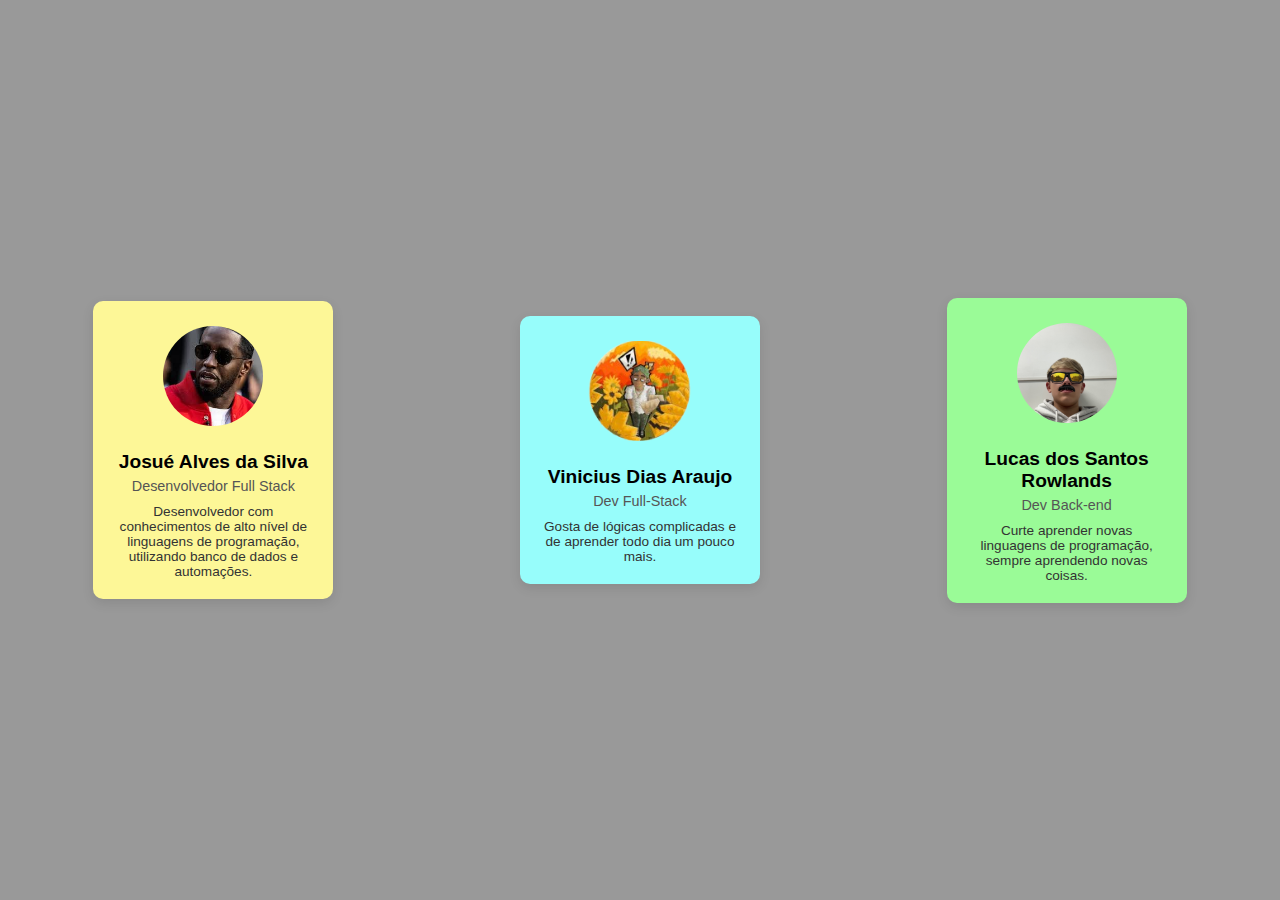
<file: Cards Amigos/index.html>
<!doctype html>
<html lang="pt-BR">

<head>
  <meta charset="utf-8">
  <meta name="viewport" content="width=device-width,initial-scale=1">
  <title>Cartão de Perfil Simples</title>
  <link rel="stylesheet" href="style/style.css">
</head>

<body>

  
  <div class="card card1">
    <img src="transferir.jpg" alt="Foto de perfil" class="foto">
    <div class="name">Josué Alves da Silva</div>
    <div class="profession">Desenvolvedor Full Stack</div>
    <div class="description">Desenvolvedor com conhecimentos de alto nível de linguagens de programação, utilizando banco de dados e automações.</div>
  </div>

  <div class="card card2">
    <img src="Design_sem_nome-removebg-preview.png" alt="Foto de perfil" class="foto">
    <div class="name">Vinicius Dias Araujo</div>
    <div class="profession">Dev Full-Stack</div>
    <div class="description">Gosta de lógicas complicadas e de aprender todo dia um pouco mais.</div>
  </div>

  <div class="card card3">
    <img src="Image.jpg" alt="Foto de perfil" class="foto">
    <div class="name">Lucas dos Santos Rowlands</div>
    <div class="profession">Dev Back-end</div>
    <div class="description">Curte aprender novas linguagens de programação, sempre aprendendo novas coisas.</div>
  </div>

</body>

</html>
</file>
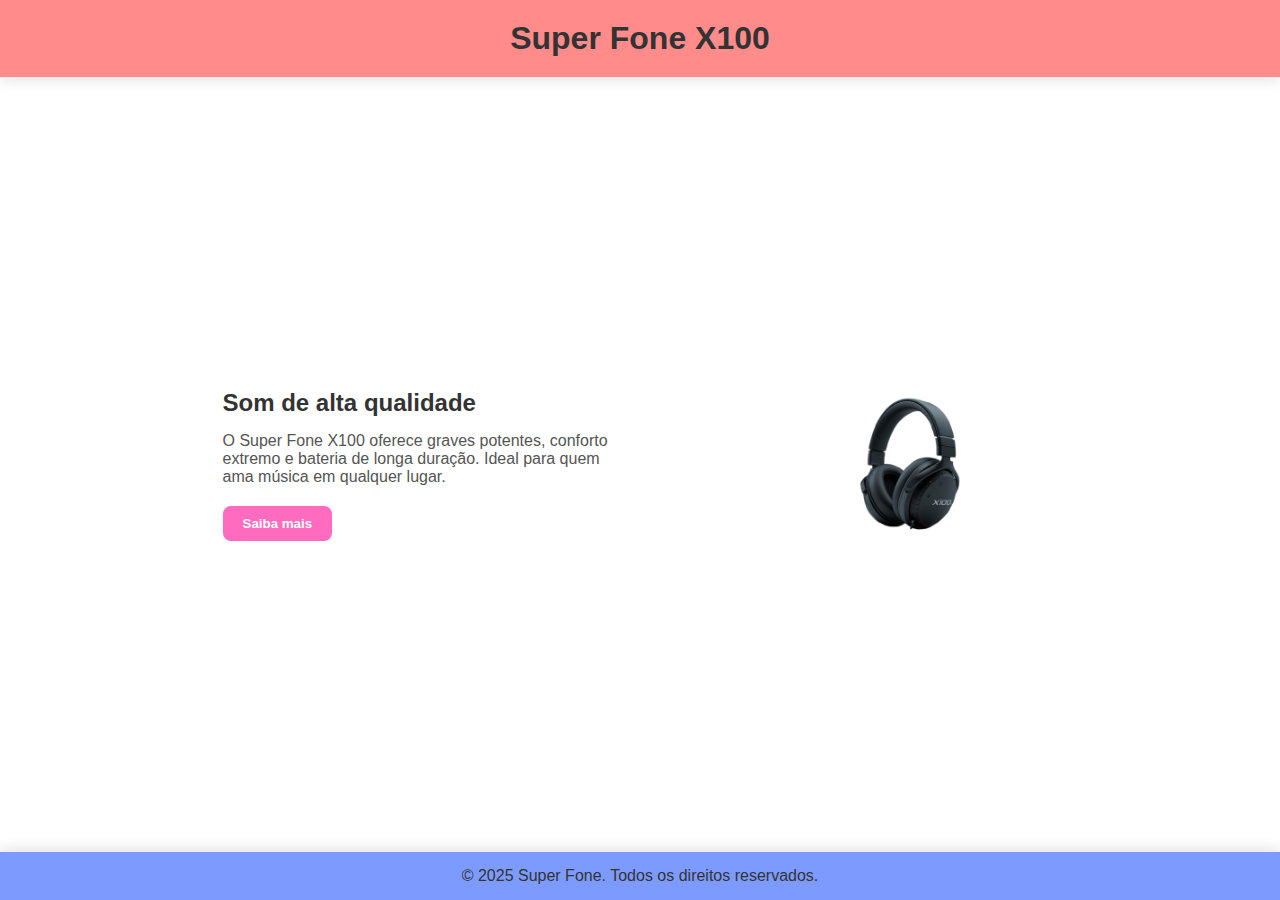
<file: Produtos/index.html>
<!DOCTYPE html>
<html lang="pt-BR">

<head>
    <meta charset="UTF-8">
    <meta name="viewport" content="width=device-width, initial-scale=1.0">
    <title>Apresentação do Produto</title>
    <link rel="stylesheet" href="style/style.css">
</head>

<body>

    <header>
        <h1>Super Fone X100</h1>
    </header>

    <main class="conteudo">
        <div class="texto">
            <h2>Som de alta qualidade</h2>
            <p>O Super Fone X100 oferece graves potentes, conforto extremo e bateria de longa duração. Ideal para quem
                ama música em qualquer lugar.</p>
            <a href="http://127.0.0.1:5500/3%C2%BATRI%20++/Juli%C3%A3o%20Botij%C3%A3o/WebDesign/AC1/Produtos/nada.html"><button>Saiba mais</button></a>
        </div>
        <div class="imagem">
            <img src="faça_um_headset_como_se_estivesse_a_venda__apenas_o_fone_em_perspectiva__tendo_como_nome_x100-removebg-preview.png" alt="Super Fone X100">
        </div>
    </main>

    <footer>
        <p>© 2025 Super Fone. Todos os direitos reservados.</p>
    </footer>

</body>

</html>
</file>
<file: Cards Amigos/style/style.css>
body {
  display: flex;
  justify-content: space-around; /* distribui os cards igualmente */
  align-items: center; /* centraliza verticalmente */
  min-height: 100vh; /* altura total da tela */
  font-family: Arial, sans-serif;
  background-color:rgb(153, 153, 153);
  margin: 0;
  padding: 0;
}

.card {
  position: relative;
  width: 200px;
  border-radius: 10px;
  text-align: center;
  padding: 150px 20px 20px; /* espaço maior em cima pro avatar */
  transition: transform 0.3s, box-shadow 0.3s;
}

.card img {
  position: absolute;
  top: 25px;
  left: 50%;
  transform: translateX(-50%);
  width: 100px;
  height: 100px;
  border-radius: 50%;
  object-fit: cover;
}

/* Estilo individual de cada card */
.card1 {
  background: #fdf797;
  box-shadow: 0 4px 12px rgba(0, 0, 0, 0.1);
}

.card2 {
  background-color: #97fdfb;
  box-shadow: 0 4px 12px rgba(0, 0, 0, 0.1);
}

.card2 img {
  width: 550px;  /* aumentei de 100px para 130px */
  height: 100px;
}

.card3 {
  background:rgb(154, 251, 151);
  box-shadow: 0 4px 12px rgba(0, 0, 0, 0.1);
}

.card:hover {
  transform: translateY(-9px);
  box-shadow: 0 8px 20px rgba(0, 0, 0, 0.2);
}

.card2:hover {
  transform: translateY(-9px);
  box-shadow: 0 8px 20px rgba(0, 0, 0, 0.2);
}

.card .name {
  font-size: 1.2rem;
  font-weight: bold;
  margin-bottom: 5px;
}

.card .profession {
  font-size: 0.9rem;
  color: #555;
  margin-bottom: 10px;
}

.card .description {
  font-size: 0.85rem;
  color: #333;
}
</file>
<file: Produtos/style/style.css>
* {
  box-sizing: border-box;
  margin: 0;
  padding: 0;
  font-family: Arial, sans-serif;
}

body {
  display: flex;
  flex-direction: column;
  min-height: 100vh;
  background:rgb(255, 255, 255);
}

header {
  background:rgb(255, 139, 139);
  padding: 20px;
  text-align: center;
  box-shadow: 0 4px 12px rgba(0,0,0,0.1);
}

header h1 {
  font-size: 2rem;
  color: #333333;
}

.conteudo {
  flex: 1;
  display: flex;
  justify-content: space-around;
  align-items: center;
  padding: 50px;
  gap: 40px;
}

.texto {
  max-width: 400px;
  margin-right: -250px;
  align-items: left;
  display: flex;
  flex-direction: column;
}

.texto h2 {
  font-size: 1.5rem;
  margin-bottom: 15px;
  color: #333333;
  align-items: center;
}

.texto p {
  font-size: 1rem;
  margin-bottom: 20px;
  color: #555555;
  align-items: center;
}

.texto button {
  padding: 10px 20px;
  background:rgb(255, 108, 191);
  border: none;
  border-radius: 8px;
  color: white;
  font-weight: bold;
  cursor: pointer;
  transition: background 0.3s;
}

.texto button:hover {
  background:rgb(216, 68, 137);
  shadow: 6 4px 12px rgba(0,0,0,0.1);
}

.imagem img {
  width: 300px;
  max-width: 100%;
  border-radius: 15px;
}

footer {
  background:rgb(125, 155, 255);
  text-align: center;
  padding: 15px;
  box-shadow: 0 -4px 12px rgba(0,0,0,0.1);
  color: #333333;
}

@media (max-width: 768px) {
  .conteudo {
    flex-direction: column;
    padding: 30px 20px;
  }

  .texto {
    text-align: center;
  }

  .imagem img {
    width: 80%;
  }
}
</file>
